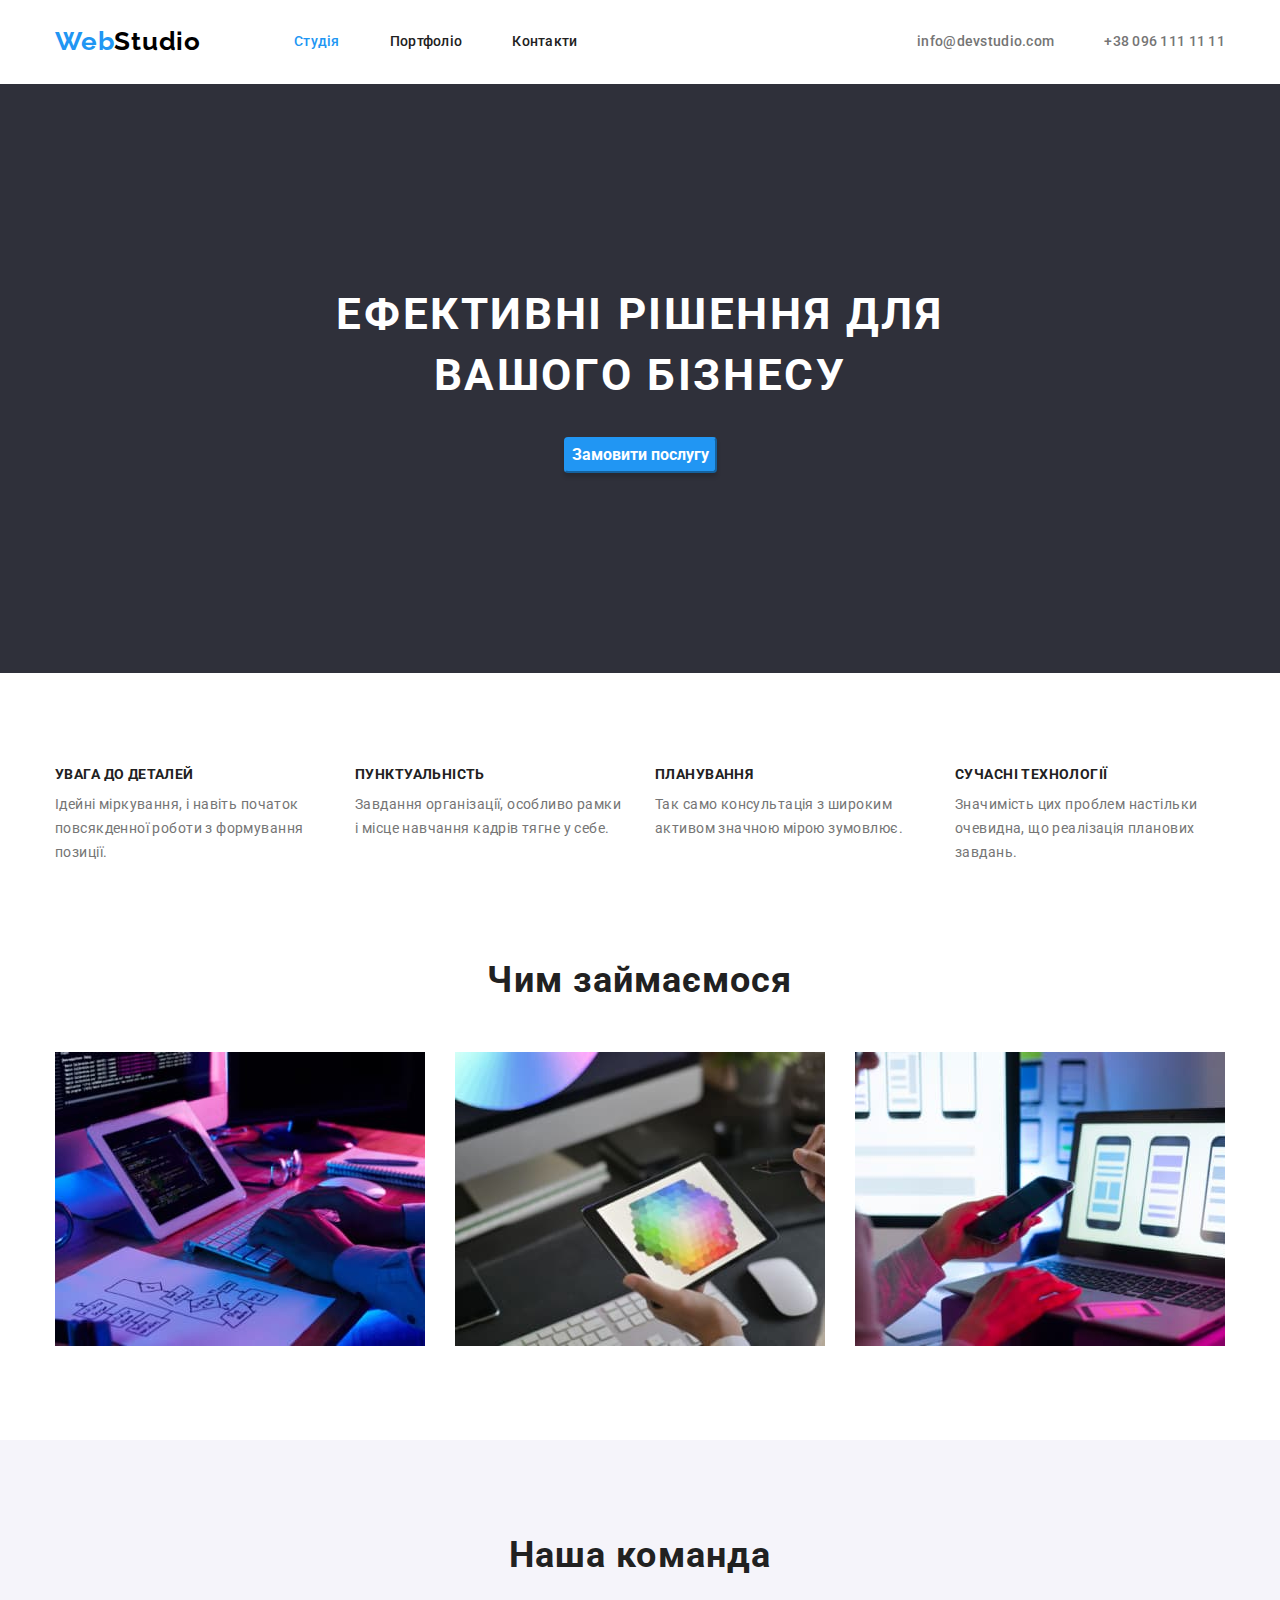
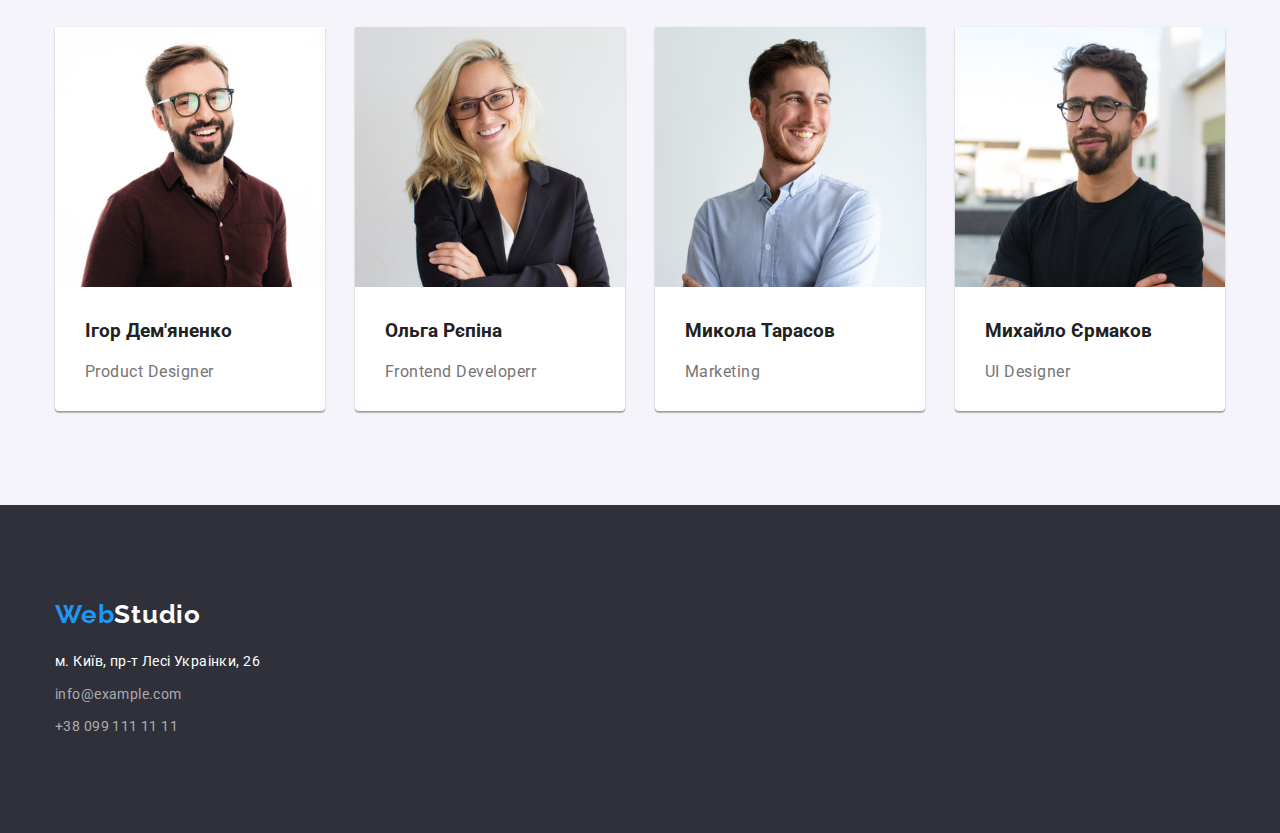
<file: index.html>
<!DOCTYPE html>
<html lang="uk">
  <head>
    <meta charset="UTF-8" />
    <meta http-equiv="X-UA-Compatible" content="IE=edge" />
    <meta name="viewport" content="width=device-width, initial-scale=1.0" />
    <title>goit-markup-hw-03</title>

    <link rel="preconnect" href="https://fonts.googleapis.com" />
    <link rel="preconnect" href="https://fonts.gstatic.com" crossorigin />
    <link
      href="https://fonts.googleapis.com/css2?family=Raleway:wght@700&family=Roboto:wght@400;500;700;900&display=swap"
      rel="stylesheet"
    />

    <!-- Favicon start-->
    <link
      rel="apple-touch-icon"
      sizes="180x180"
      href="./images/favicon/apple-touch-icon.png"
    />
    <link
      rel="icon"
      type="image/png"
      sizes="32x32"
      href="./images/favicon/favicon-32x32.png"
    />
    <link
      rel="icon"
      type="image/png"
      sizes="16x16"
      href="./images/favicon/favicon-16x16.png"
    />
    <link rel="manifest" href="./images/favicon/site.webmanifest" />

    <link
      rel="stylesheet"
      href="https://cdnjs.cloudflare.com/ajax/libs/modern-normalize/1.1.0/modern-normalize.min.css"
    />
    <!-- <link rel="stylesheet" href="./css/common.css"> -->

    <link rel="stylesheet" href="./css/styles.css" />

    <meta name="msapplication-TileColor" content="#da532c" />
    <meta name="theme-color" content="#ffffff" />
    <!-- Favicon end -->
  </head>
  <body class="page">
    <header>
        <div class="container-header container">
        <nav class="container-nav">
        <a class="logo" href=""><span>Web</span>Studio</a>

        <ul class="site-nav list">
          <li><a href="" class="link curent">Студія</a></li>
          <li><a href="./portfolio.html" class="link">Портфоліо</a></li>
          <li><a href="" class="link">Контакти</a></li>
        </ul>
        </nav>

        <ul class="contacts list">
          <li><a href="mailto:info@devstudio.com">info@devstudio.com</a></li>
          <li><a href="tel:+380961111111">+38 096 111 11 11</a></li>
        </ul>
      
        </div>
    </header>

    <main>
      <section class="hero">
        <div class="container">
          <h1 class="hero-title">Ефективні рішення для вашого бізнесу</h1>
          <button type="button" class="btn">Замовити послугу</button>
        </div>
      </section>

      <!-- /* Послуги */ -->
      <section>
        <div class="container">
        <!-- цей h2 будемо скривати -->
        <h2 class="visually-hidden">Наші особливості</h2>
        <div class="container-benefits">
          <ul class="benefits list">
            <li>
              <h3 class="section-title">Увага до деталей</h3>
              <p class="section-text">
                Ідейні міркування, і навіть початок повсякденної роботи з
                формування позиції.
              </p>
            </li>
            <li>
              <h3 class="section-title">Пунктуальність</h3>
              <p class="section-text">
                Завдання організації, особливо рамки і місце навчання кадрів
                тягне у себе.
              </p>
            </li>
            <li>
              <h3 class="section-title">Планування</h3>
              <p class="section-text">
                Так само консультація з широким активом значною мірою зумовлює.
              </p>
            </li>
            <li>
              <h3 class="section-title">Сучасні технології</h3>
              <p class="section-text">
                Значимість цих проблем настільки очевидна, що реалізація
                планових завдань.
              </p>
            </li>
          </ul>
        </div>
      </section>

      <!-- Послуги -->
      <section class="projects">
        <div class="container">
          <h2 class="project-title">Чим займаємося</h2>
          <ul class="project list">
            <li>
              <img
                src="./images/img-left.jpg"
                alt="Людина працює на десктоп комп'ютері"
                width="370"
              />

              <!-- <p>Десктопні додатки</p> -->
            </li>
            <li>
              <img
                src="./images/img-right.jpg"
                alt="Людина працює на планшеті"
                width="370"
              />

              <!-- <p>Мобільні додатки</p> -->
            </li>
            <li>
              <img
                src="./images/img-center.jpg"
                alt="Людина працює на телефоні"
                width="370"
              />

              <!-- <p>Дизайнерські рішення</p> -->
            </li>
          </ul>
        </div>
      </section>

      <!-- Наша команда -->
      <section class="section heands">
        <div class="container-heands">
          <h2>Наша команда</h2>
          <ul class="heands list">
            <li>
              <img src="./images/igor.jpg" alt="Ігор" width="270" />
              <div class="name-position">
                <h3 class="section-title">Ігор Дем'яненко</h3>
                <p lang="en" class="position">Product Designer</p>
              </div>
            </li>
            <li>
              <img src="./images/olga.jpg" alt="Ольга" width="270" />
              <div class="name-position">
                <h3 class="section-title">Ольга Рєпіна</h3>
                <p lang="en" class="position">Frontend Developerr</p>
              </div>
            </li>
            <li>
              <img src="./images/mikola.jpg" alt="Микола" width="270" />
              <div class="name-position">
                <h3 class="section-title">Микола Тарасов</h3>
                <p lang="en" class="position">Marketing</p>
              </div>
            </li>
            <li>
              <img src="./images/mihaylo.jpg" alt="Михайло" width="270" />
              <div class="name-position">
                <h3 class="section-title">Михайло Єрмаков</h3>
                <p lang="en" class="position">UI Designer</p>
              </div>
            </li>
          </ul>
        </div>
      </section>
    </main>

    <footer class="section-footer">
      <div class="container-footer">
        <a class="logo" href=""><span>Web</span>Studio</a>
        <address class="section-address">
          <ul>
            <li>
              <a
                class="item"
                href="https://goo.gl/maps/CPtrU1FHBa2aNyZL9"
                target="_blank"
                rel="noopener noreferrer nofollow"
                >м. Київ, пр-т Лесі Украінки, 26</a
              >
            </li>
            <li>
              <a class="mail" href="mailto:info@example.com"
                >info@example.com</a
              >
            </li>
            <li>
              <a class="tel" href="tel:+380991111111">+38 099 111 11 11</a>
            </li>
          </ul>
        </address>
      </div>
    </footer>
  </body>
</html>
</file>
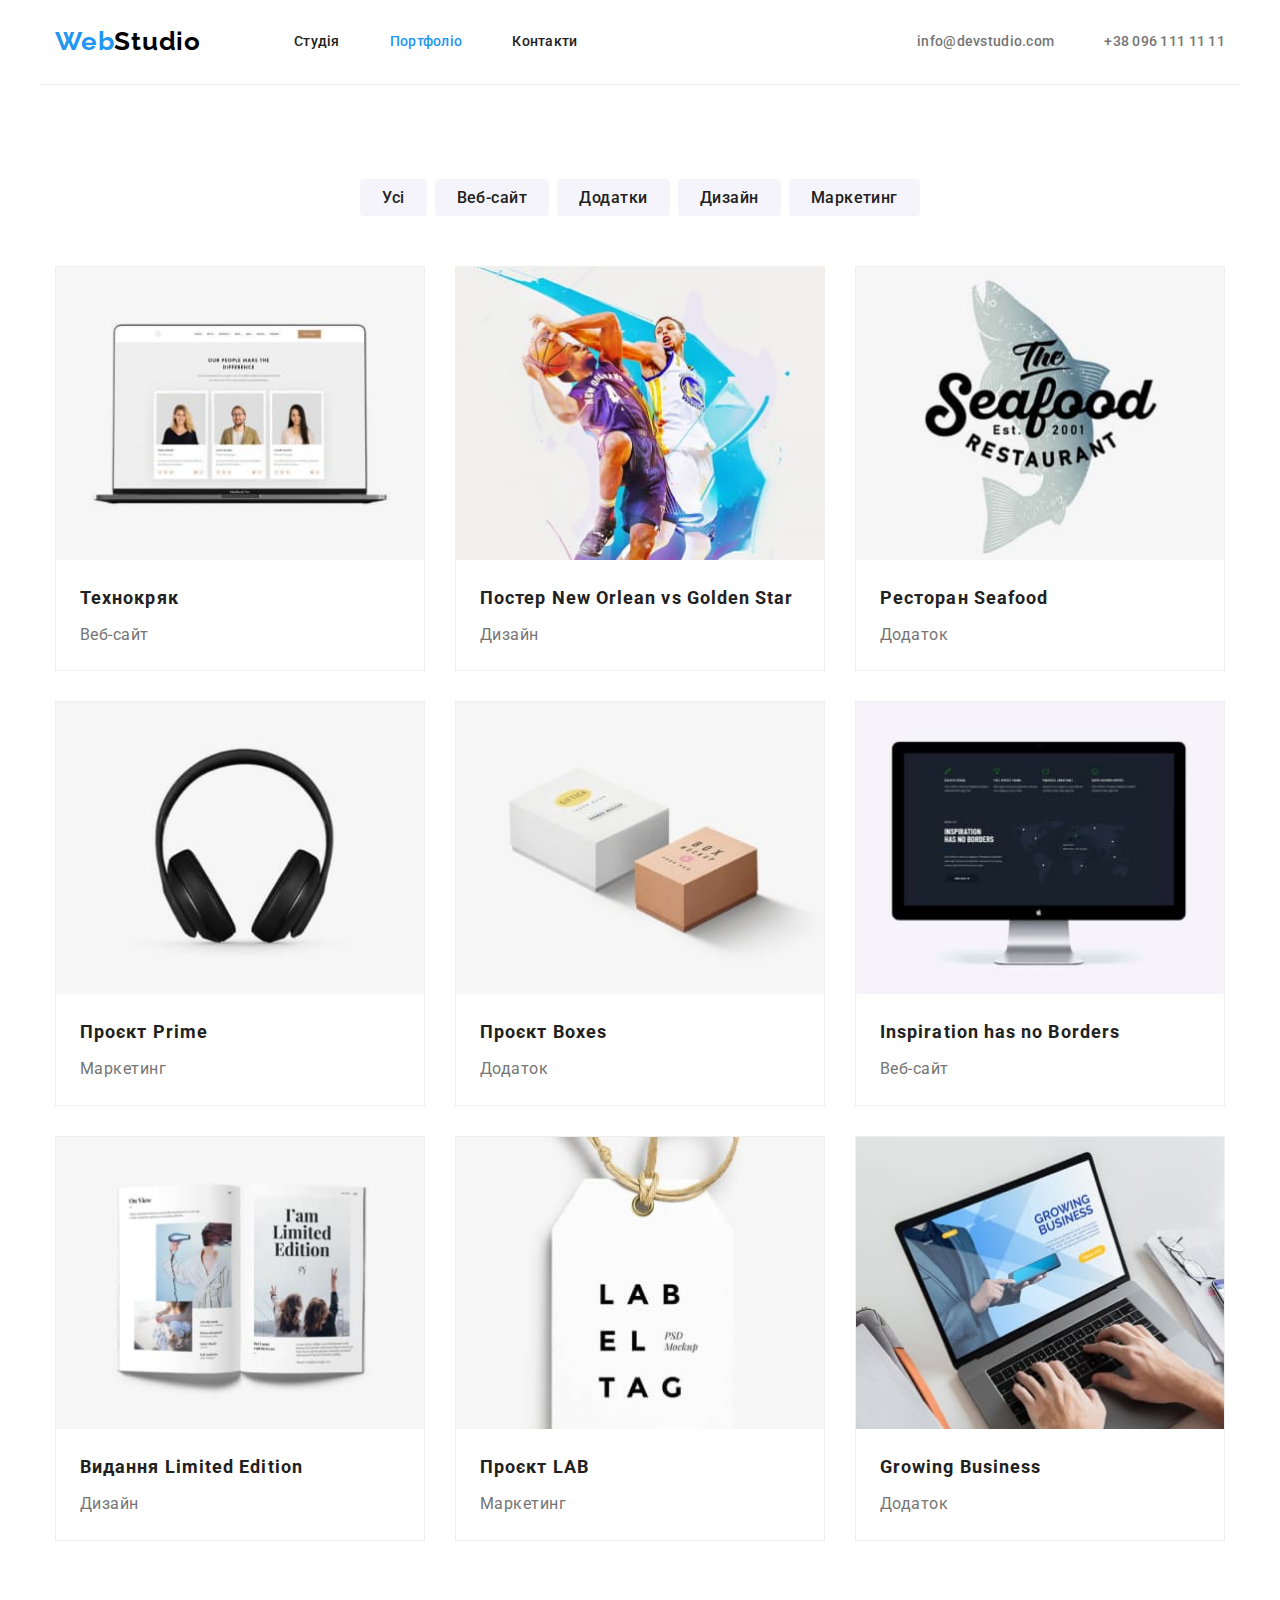
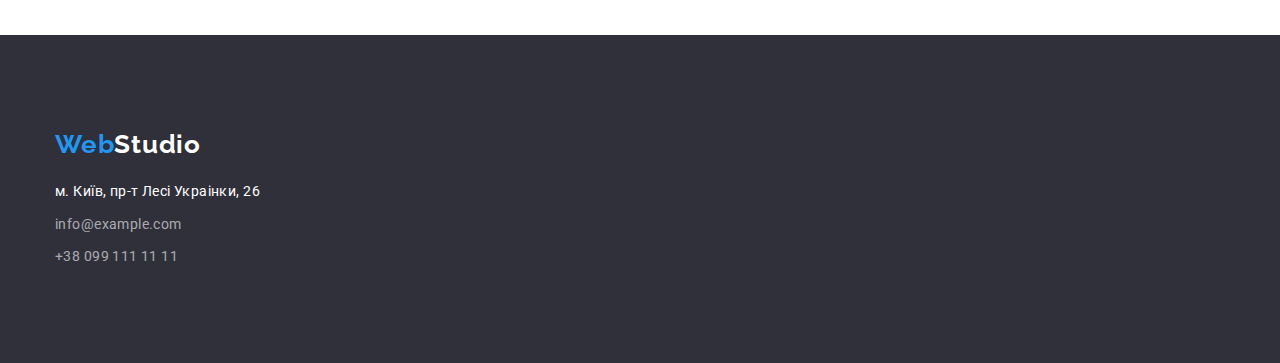
<file: portfolio.html>
<!DOCTYPE html>
<html lang="uk">
  <head>
    <meta charset="UTF-8" />
    <meta http-equiv="X-UA-Compatible" content="IE=edge" />
    <meta name="viewport" content="width=device-width, initial-scale=1.0" />
    <title>goit-markup-hw-03</title>

    <link rel="preconnect" href="https://fonts.googleapis.com" />
    <link rel="preconnect" href="https://fonts.gstatic.com" crossorigin />
    <link
      href="https://fonts.googleapis.com/css2?family=Raleway:wght@700&family=Roboto:wght@400;500;700;900&display=swap"
      rel="stylesheet"
    />

    <!-- Favicon start-->
    <link
      rel="apple-touch-icon"
      sizes="180x180"
      href="./images/favicon/apple-touch-icon.png"
    />
    <link
      rel="icon"
      type="image/png"
      sizes="32x32"
      href="./images/favicon/favicon-32x32.png"
    />
    <link
      rel="icon"
      type="image/png"
      sizes="16x16"
      href="./images/favicon/favicon-16x16.png"
    />
    <link rel="manifest" href="./images/favicon/site.webmanifest" />

    <link
      rel="stylesheet"
      href="https://cdnjs.cloudflare.com/ajax/libs/modern-normalize/1.1.0/modern-normalize.min.css"
    />
    <!-- <link rel="stylesheet" href="./css/common.css"> -->

    <link rel="stylesheet" href="./css/porfolio.css" />

    <meta name="msapplication-TileColor" content="#da532c" />
    <meta name="theme-color" content="#ffffff" />
    <!-- Favicon end -->
  </head>
  <body class="page">
    <header class="header">
        <div class="container-header container">
        <nav class="container-nav">
        <a class="logo" href=""><span>Web</span>Studio</a>

        <ul class="site-nav list">
          <li><a href="./index.html" class="link">Студія</a></li>
          <li><a href="" class="link curent">Портфоліо</a></li>
          <li><a href="" class="link">Контакти</a></li>
        </ul>
        </nav>

        <ul class="contacts list">
          <li><a href="mailto:info@devstudio.com">info@devstudio.com</a></li>
          <li><a href="tel:+380961111111">+38 096 111 11 11</a></li>
        </ul>
      
        </div>
    </header>

    <main>
      <!-- Кнопки фільтра -->

      <section class="button">
        <div class="container">
          <!-- Потім скриємо цей h1 -->

          <h1 class="visually-hidden">Проєкти</h1>

          <ul class="button-list">
            <li><button type="button curent">Усі</button></li>
            <li><button type="button">Веб-сайт</button></li>
            <li><button type="button">Додатки</button></li>
            <li><button type="button">Дизайн</button></li>
            <li><button type="button">Маркетинг</button></li>
          </ul>

          <!-- /* Проєкти */ -->

          <ul class="projects">
            <li class="item-projects">
              <article class="card">
                <div class="card thumb">
                  <img
                    src="./images/portfolio-examples/open-laptop.jpg"
                    alt="відкритий ноутбук"
                  />
                </div>
                <div class="card-content">
                  <h2>Технокряк</h2>
                  <p>Веб-сайт</p>
                </div>
              </article>
            </li>
            <li class="item-projects">
              <article class="card">
                <div class="card thumb">
                  <img
                    src="./images/portfolio-examples/basketball.jpg"
                    alt="два чоловіка грають у баскетбол"
                  />
                </div>
                <div class="card-content">
                  <h2>
                    Постер <span lang="en">New Orlean vs Golden Star</span>
                  </h2>
                  <p>Дизайн</p>
                </div>
              </article>
            </li>
            <li class="item-projects">
              <article class="card">
                <div class="card thumb">
                  <img
                    src="./images/portfolio-examples/logo-seafood.jpg"
                    alt="лого Морська їжа"
                  />
                </div>
                <div class="card-content">
                  <h2>Ресторан <span lang="en">Seafood</span></h2>
                  <p>Додаток</p>
                </div>
              </article>
            </li>
            <li class="item-projects">
              <article class="card">
                <div class="card thumb">
                  <img
                    src="./images/portfolio-examples/headphone.jpg"
                    alt="навушники"
                  />
                </div>
                <div class="card-content">
                  <h2>Проєкт <span lang="en">Prime</span></h2>
                  <p>Маркетинг</p>
                </div>
              </article>
            </li>
            <li class="item-projects">
              <article class="card">
                <div class="card thumb">
                  <img
                    src="./images/portfolio-examples/two-boxes.jpg"
                    alt="дві коробки"
                  />
                </div>
                <div class="card-content">
                  <h2>Проєкт <span lang="en">Boxes</span></h2>
                  <p>Додаток</p>
                </div>
              </article>
            </li>
            <li class="item-projects">
              <article class="card">
                <div class="card thumb">
                  <img
                    src="./images/portfolio-examples/monitor.jpg"
                    alt="монітор"
                  />
                </div>
                <div class="card-content">
                  <h2 lang="en">Inspiration has no Borders</h2>
                  <p>Веб-сайт</p>
                </div>
              </article>
            </li>
            <li class="item-projects">
              <article class="card">
                <div class="card thumb">
                  <img
                    src="./images/portfolio-examples/open-book.jpg"
                    alt="відкрита книга"
                  />
                </div>
                <div class="card-content">
                  <h2>Видання <span lang="en">Limited Edition</span></h2>
                  <p>Дизайн</p>
                </div>
              </article>
            </li>
            <li class="item-projects">
              <article class="card">
                <div class="card thumb">
                  <img
                    src="./images/portfolio-examples/label.jpg"
                    alt="бірка"
                  />
                </div>
                <div class="card-content">
                  <h2>Проєкт <span lang="en">LAB</span></h2>
                  <p>Маркетинг</p>
                </div>
              </article>
            </li>
            <li class="item-projects">
              <article class="card">
                <div class="card thumb">
                  <img
                    src="./images/portfolio-examples/laptop-printing.jpg"
                    alt="друк на ноутбуці"
                  />
                </div>
                <div class="card-content">
                  <h2>Growing Business</h2>
                  <p>Додаток</p>
                </div>
              </article>
            </li>
          </ul>
        </div>
      </section>
    </main>

    <footer class="section-footer">
      <div class="container-footer">
        <a class="logo" href=""><span>Web</span>Studio</a>
        <address class="section-address">
          <ul>
            <li>
              <a
                class="item"
                href="https://goo.gl/maps/CPtrU1FHBa2aNyZL9"
                target="_blank"
                rel="noopener noreferrer nofollow"
                >м. Київ, пр-т Лесі Украінки, 26</a
              >
            </li>
            <li>
              <a class="mail" href="mailto:info@example.com"
                >info@example.com</a
              >
            </li>
            <li>
              <a class="tel" href="tel:+380991111111">+38 099 111 11 11</a>
            </li>
          </ul>
        </address>
      </div>
    </footer>
  </body>
</html>
</file>
<file: css/common.css>
:root {
    --primery-text-color: #757575;
    --title-text-color: #212121;
    --accent-color: #2196F3;
}

body {
    font-family: Roboto, sans-serif;
    color: var(--primery-text-color);

}

.logo span {
    font-family: Raleway, sans-serif;
    font-weight: 700;
    color: #010202;
    font-style: normal;
    font-weight: 700;
    font-size: 26px;
    line-height: 1,2;
    letter-spacing: 0.03em;
}

.logo {
    font-family: Raleway, sans-serif;
    font-weight: 700;
    color: #000000;
    font-style: normal;
    font-weight: 700;
    font-size: 26px;
    line-height: 1,2;
    letter-spacing: 0.03em;
    
}
.logo:hover {
    color: #2196F3;
}


.site-nav .link.curent {
    color: var(--accent-color);
}


.list {
    list-style: none;
}
/* Цвет заголовков #212121 */

/* Цвет основного текста #757575 */

 /* белый #ffffff  */

/* акцент #2196F3  */

/* Цвет основного фона #F5F5F5 */

/* Цвет дополнительного фона #F5F4FA */


    /* site-nav */
    .site-nav a {
        color:var(--title-text-color);
        font-style: normal;
        font-weight: 500;
        font-size: 14px;
        line-height: 1.4;
        letter-spacing: 0.02em;
        text-decoration: none;
    }
    .contacts a {
        color: var(--primery-text-color);
        font-style: normal;
        font-weight: 500;
        font-size: 14px;
        line-height: 1.4;
        letter-spacing: 0.02em;
        text-decoration: none;
    }

.site-nav a:hover,
.site-nav a:focus {
    color: var(--accent-color);
}

.contacts a:hover,
.contacts a:focus {
    color: var(--accent-color);
}


/* Футер */

.section-footer {
    background-color: #2F303A;
}

.section-address .item {
    font-family: 'Roboto';
    color: #FFFFFF;
    font-weight: 400;
    font-size: 14px;
    line-height: 1.7;
    letter-spacing: 0.03em;
}

.section-address .mail,
.section-address .tel {
    font-family: 'Roboto';
    color: rgba(255, 255, 255, 0.6);
    font-weight: 400;
    font-size: 14px;
    line-height: 1.7;
    letter-spacing: 0.03em;

}
</file>
<file: css/styles.css>
:root {
  --primery-text-color: #757575;
  --title-text-color: #212121;
  --hover-text-color: #ffffff;
  --accent-color: #2196f3;
  --primary-background-color: #f5f4fa;
  --secondary-background-color: #2f303a;
  --hero-color: #ffffff;
}

/* Цвет заголовков #212121 */

/* Цвет основного текста #757575 */

/* белый #ffffff  */

/* акцент #2196F3  */

/* Цвет основного фона #F5F4FA */

/* Цвет дополнительного фона #2F303A */

/* site-nav */

body {
  font-family: "Roboto", sans-serif;
  color: var(--primery-text-color);
}

/* header start */

.container-header {
  display: flex;
  justify-content: space-between;
}

.container {
  width: 1200px;
  margin-left: auto;
  margin-right: auto;
  padding-left: 15px;
  padding-right: 15px;
}

.container-nav {
  display: flex;
}

.container-nav,
.contacts-list {
  align-items: center;
}

.site-nav.list {
  display: flex;
}

.list {
  margin: 0px;
  padding: 0px;
  list-style: none;
}

.contacts.list {
  display: flex;
}

.section-address a:hover {
  color: #2196f3;
}

.section-address ul {
  padding-inline-start: 15px;
  margin-top: 0px;
  list-style: none;
}

.logo span {
  font-family: "Raleway", sans-serif;
  font-weight: 700;
  color: var(--accent-color);
  font-weight: 700;
  font-size: 26px;
  line-height: 1.2;
  letter-spacing: 0.03em;
  text-decoration: none;
}

.logo {
  font-family: "Raleway", sans-serif;
  font-weight: 700;
  color: #000000;
  font-weight: 700;
  font-size: 26px;
  line-height: 1.2;
  letter-spacing: 0.03em;
  text-decoration: none;

  min-width: 145px;
  max-width: 170px;

  margin-right: 93px;
}

.logo:hover {
  color: #2196f3;
}

.site-nav .link.curent {
  font-family: "Roboto";
  color: var(--accent-color);
}

.site-nav a {
  color: var(--title-text-color);
  font-weight: 500;
  font-size: 14px;
  line-height: 1.4;
  letter-spacing: 0.02em;
  text-decoration: none;
  padding-top: 32px;
  padding-bottom: 32px;
  display: inline-block;
}
.contacts a {
  color: var(--primery-text-color);
  font-weight: 500;
  font-size: 14px;
  line-height: 1.4;
  letter-spacing: 0.02em;
  text-decoration: none;
  padding-top: 32px;
  padding-bottom: 32px;
  display: inline-block;
}

.site-nav a:hover,
.site-nav a:focus {
  color: var(--accent-color);
}

.site-nav.list li:not(:last-child) {
  margin-right: 50px;
}

.contacts.list li:not(:last-child) {
  margin-right: 50px;
}

.contacts a:hover,
.contacts a:focus {
  color: var(--accent-color);
}

/* header end */

/* Hero */

.section-title {
  color: var(--title-text-color);
}

/* потім прибрати фон */

.hero {
  background-color: #2f303a;
  padding-top: 200px;
  padding-bottom: 200px;
}

.hero-title {
  width: 700px;
  margin: 0px auto;
  color: var(--hero-color);
  font-size: 44px;
  line-height: 1.4;
  text-align: center;
  letter-spacing: 0.06em;
  text-transform: uppercase;
  margin-bottom: 30px;
}
.btn {
  color: #ffffff;
  background-color: var(--accent-color);
  font-family: inherit;
  font-weight: 700;
  font-size: 16px;
  line-height: 1.9;

  border-color: var(--accent-color);
  box-shadow: 0px 4px 4px rgba(0, 0, 0, 0.15);
  border-radius: 4px;
  cursor: pointer;
  margin-left: auto;
  margin-right: auto;
  display: block;
}

.btn:hover {
  background: #188ce8;
}

/* Переваги */

.visually-hidden {
  position: absolute;
  white-space: nowrap;
  width: 1px;
  height: 1px;
  overflow: hidden;
  border: 0;
  padding: 0;
  clip: rect(0 0 0 0);
  clip-path: inset(50%);
  margin: -1px;
}

.benefits.list .section-title {
  color: var(--title-text-color);
  font-weight: 700;
  font-size: 14px;
  line-height: 1.14;
  letter-spacing: 0.03em;
  text-transform: uppercase;
  margin-top: 0px;
  margin-bottom: 10px;
}

.benefits.list .section-text {
  color: var(--primery-text-color);
  font-size: 14px;
  line-height: 1.7;
  letter-spacing: 0.03em;
  margin: 0px;
}

.benefits.list {
  padding-top: 94px;
  padding-bottom: 94px;
  display: flex;
  margin-top: 0px;
  margin-bottom: 0px;
}

.benefits.list li {
  width: 270px;
}

.benefits.list li:not(:last-child) {
  margin-right: 30px;
}

.benefits.list h3 {
  margin-top: 0px;
}

/* Послуги */

.projects {
  padding-bottom: 94px;
}

.project-title {
  color: var(--title-text-color);
  font-weight: 700;
  font-size: 36px;
  line-height: 1.2;
  text-align: center;
  letter-spacing: 0.03em;

  margin-bottom: 50px;
  margin-left: auto;
  margin-right: auto;
  margin-top: 0px;
}

ul.project.list {
  display: flex;
  margin: 0px;
  padding: 0px;
}

.project.list li:not(:last-child) {
  margin-right: 30px;
}

.project.list img {
  display: block;
}

/* Команда */

.section.heands {
  background-color: #f5f4fa;
  padding-top: 94px;
  padding-bottom: 94px;
}

.container-heands {
  width: 1200px;
  margin-left: auto;
  margin-right: auto;
  padding-left: 15px;
  padding-right: 15px;
}

ul.heands.list {
  display: flex;
  margin: 0px;
  padding: 0px;
}

.heands.list li:not(:last-child) {
  margin-right: 30px;
}

.heands.list li {
  box-shadow: 0px 1px 3px rgba(0, 0, 0, 0.12), 0px 1px 1px rgba(0, 0, 0, 0.14),
    0px 2px 1px rgba(0, 0, 0, 0.2);
  border-radius: 0px 0px 4px 4px;
}

.section.heands h2 {
  color: var(--title-text-color);
  font-weight: 700;
  font-size: 36px;
  line-height: 1.2;
  letter-spacing: 0.03em;
  margin-left: auto;
  margin-right: auto;
  margin-top: 0px;
  margin-bottom: 50px;
  text-align: center;
}

.heands-list h3 {
  color: var(--title-text-color);
  font-weight: 500;
  font-size: 16px;
  line-height: 1.2;
  letter-spacing: 0.03em;
}

.name-position {
  padding: 30px;
}
.name-position h3 {
  margin-top: 0px;
}
.name-position p {
  margin: 0px;
}

.heands.list li {
  background-color: #ffffff;
}

.position {
  color: var(--primery-text-color);
  font-size: 16px;
  line-height: 1.2;
  letter-spacing: 0.03em;
}

/* Футер */

.section-footer {
  background-color: var(--secondary-background-color);
  padding-top: 94px;
  padding-bottom: 94px;
}

.section-address .item {
  color: #ffffff;
  font-style: normal;
  font-size: 14px;
  line-height: 1.7;
  letter-spacing: 0.03em;
}

.section-address .mail,
.section-address .tel {
  color: rgba(255, 255, 255, 0.6);
  font-style: normal;
  font-size: 14px;
  line-height: 1.7;
  letter-spacing: 0.03em;
}

.section-address ul {
  margin: 0px;
  padding: 0px;
}

.section-footer {
  background-color: var(--secondary-background-color);
}

.container-footer {
  width: 1200px;
  margin-left: auto;
  margin-right: auto;
  padding-left: 15px;
  padding-right: 15px;
}

.container-footer a {
  text-decoration: none;
}

.container-footer .logo {
  color: white;
  display: inline-block;
  margin-bottom: 20px;
}

.section-address li:not(:last-child) {
  margin-bottom: 9px;
}
</file>
<file: css/porfolio.css>
:root {
  --primery-text-color: #757575;
  --title-text-color: #212121;
  --hover-text-color: #ffffff;
  --accent-color: #2196f3;
  --primary-background-color: #f5f4fa;
  --secondary-background-color: #2f303a;
  --project-gap: 30px;
}

body {
  font-family: "Roboto", sans-serif;
  color: var(--primery-text-color);
}

img {
  display: block;
  max-width: 100%;
  height: auto;
}
/* header start */

.container-header {
    display: flex;
    justify-content: space-between;
  }
  
  .container {
    width: 1200px;
    margin-left: auto;
    margin-right: auto;
    padding-left: 15px;
    padding-right: 15px;

  }
  
  .container-nav {
    display: flex;
  }
  
  .container-nav,
  .contacts-list {
    align-items: center;
  }
  
  .site-nav.list {
    display: flex;
  }
  
  .list {
    margin: 0px;
    padding: 0px;
    list-style: none;
  }
  
  .contacts.list {
    display: flex;
  }
  
  .section-address a:hover {
    color: #2196f3;
  }
  
  .section-address ul {
    padding-inline-start: 15px;
    margin-top: 0px;
    list-style: none;
  }
  
  .logo span {
    font-family: "Raleway", sans-serif;
    font-weight: 700;
    color: var(--accent-color);
    font-weight: 700;
    font-size: 26px;
    line-height: 1.2;
    letter-spacing: 0.03em;
    text-decoration: none;
  }
  
  .logo {
    font-family: "Raleway", sans-serif;
    font-weight: 700;
    color: #000000;
    font-weight: 700;
    font-size: 26px;
    line-height: 1.2;
    letter-spacing: 0.03em;
    text-decoration: none;
  
    min-width: 145px;
    max-width: 170px;
  
    margin-right: 93px;
  }
  
  .logo:hover {
    color: #2196f3;
  }
  
  .site-nav .link.curent {
    font-family: "Roboto";
    color: var(--accent-color);
  }
  
  .site-nav a {
    color: var(--title-text-color);
    font-weight: 500;
    font-size: 14px;
    line-height: 1.4;
    letter-spacing: 0.02em;
    text-decoration: none;
    padding-top: 32px;
    padding-bottom: 32px;
    display: inline-block;
  }
  .contacts a {
    color: var(--primery-text-color);
    font-weight: 500;
    font-size: 14px;
    line-height: 1.4;
    letter-spacing: 0.02em;
    text-decoration: none;
    padding-top: 32px;
    padding-bottom: 32px;
    display: inline-block;
  }
  
  .site-nav a:hover,
  .site-nav a:focus {
    color: var(--accent-color);
  }
  
  .site-nav.list li:not(:last-child) {
    margin-right: 50px;
  }
  
  .contacts.list li:not(:last-child) {
    margin-right: 50px;
  }
  
  .contacts a:hover,
  .contacts a:focus {
    color: var(--accent-color);
  }

.container-header {
    border-bottom: 1px solid #ECECEC;
}
  
  /* header end */

/* <!-- Кнопки фільтра --> */

.visually-hidden {
  position: absolute;
  white-space: nowrap;
  width: 1px;
  height: 1px;
  overflow: hidden;
  border: 0;
  padding: 0;
  clip: rect(0 0 0 0);
  clip-path: inset(50%);
  margin: -1px;
}

.button button {
  color: var(--title-text-color);
  font-weight: 500;
  font-size: 16px;
  line-height: 1.6;
  letter-spacing: 0.03em;
  list-style: none;
  cursor: pointer;
  background-color: #f5f4fa;
  border-radius: 4px;
  border-style: none;
  padding: 6px 22px;
}

.button-list li:not(:last-child) {
  margin-right: 8px;
}

.button button:hover,
.button button:focus {
  color: #ffffff;
  background-color: var(--accent-color);
  box-shadow: 0px 3px 1px rgba(0, 0, 0, 0.1), 0px 1px 2px rgba(0, 0, 0, 0.08),
    0px 2px 2px rgba(0, 0, 0, 0.12);
  border-radius: 4px;
}

.button-list {
  display: flex;
  justify-content: center;
  list-style: none;
  margin: 0px;
  padding: 0px;
  margin-top: 94px;
  margin-bottom: 50px;
}


/* Проєкти */

.projects {
  list-style: none;
  margin: 0px;
  padding: 0px;
  list-style: none;
  display: flex;
  flex-wrap: wrap;
  margin-bottom: 94px;

  margin-left: calc(-1 * var(--project-gap));
  margin-top: calc(-1 * var(--project-gap));
}

.projects > .item-projects {
  flex-basis: calc(100% / 3 - var(--project-gap));

  margin-left: var(--project-gap);
  margin-top: var(--project-gap);
}

.projects h2 {
  color: var(--title-text-color);
  font-weight: 700;
  font-size: 18px;
  line-height: 2;
  letter-spacing: 0.06em;
  margin: 0px;
  margin-bottom: 4px;
}

.projects p {
  color: var(--primery-text-color);
  font-size: 16px;
  line-height: 1.9;
  letter-spacing: 0.03em;
  margin: 0px;
}

.card-content {
  padding: 20px 24px;
}

.item-projects {
  border: 1px solid #eeeeee;
}

/* Футер */

.section-footer {
  background-color: var(--secondary-background-color);
  padding-top: 94px;
  padding-bottom: 94px;
}

.section-address .item {
  color: #ffffff;
  font-style: normal;
  font-size: 14px;
  line-height: 1.7;
  letter-spacing: 0.03em;
}

.section-address .mail,
.section-address .tel {
  color: rgba(255, 255, 255, 0.6);
  font-style: normal;
  font-size: 14px;
  line-height: 1.7;
  letter-spacing: 0.03em;
}

.section-address ul {
  margin: 0px;
  padding: 0px;
}

.section-footer {
  background-color: var(--secondary-background-color);
}

.container-footer {
  width: 1200px;
  margin-left: auto;
  margin-right: auto;
  padding-left: 15px;
  padding-right: 15px;
}

.container-footer a {
  text-decoration: none;
}

.container-footer .logo {
  color: white;
  display: inline-block;
  margin-bottom: 20px;
}

.section-address li:not(:last-child) {
  margin-bottom: 9px;
}
</file>
